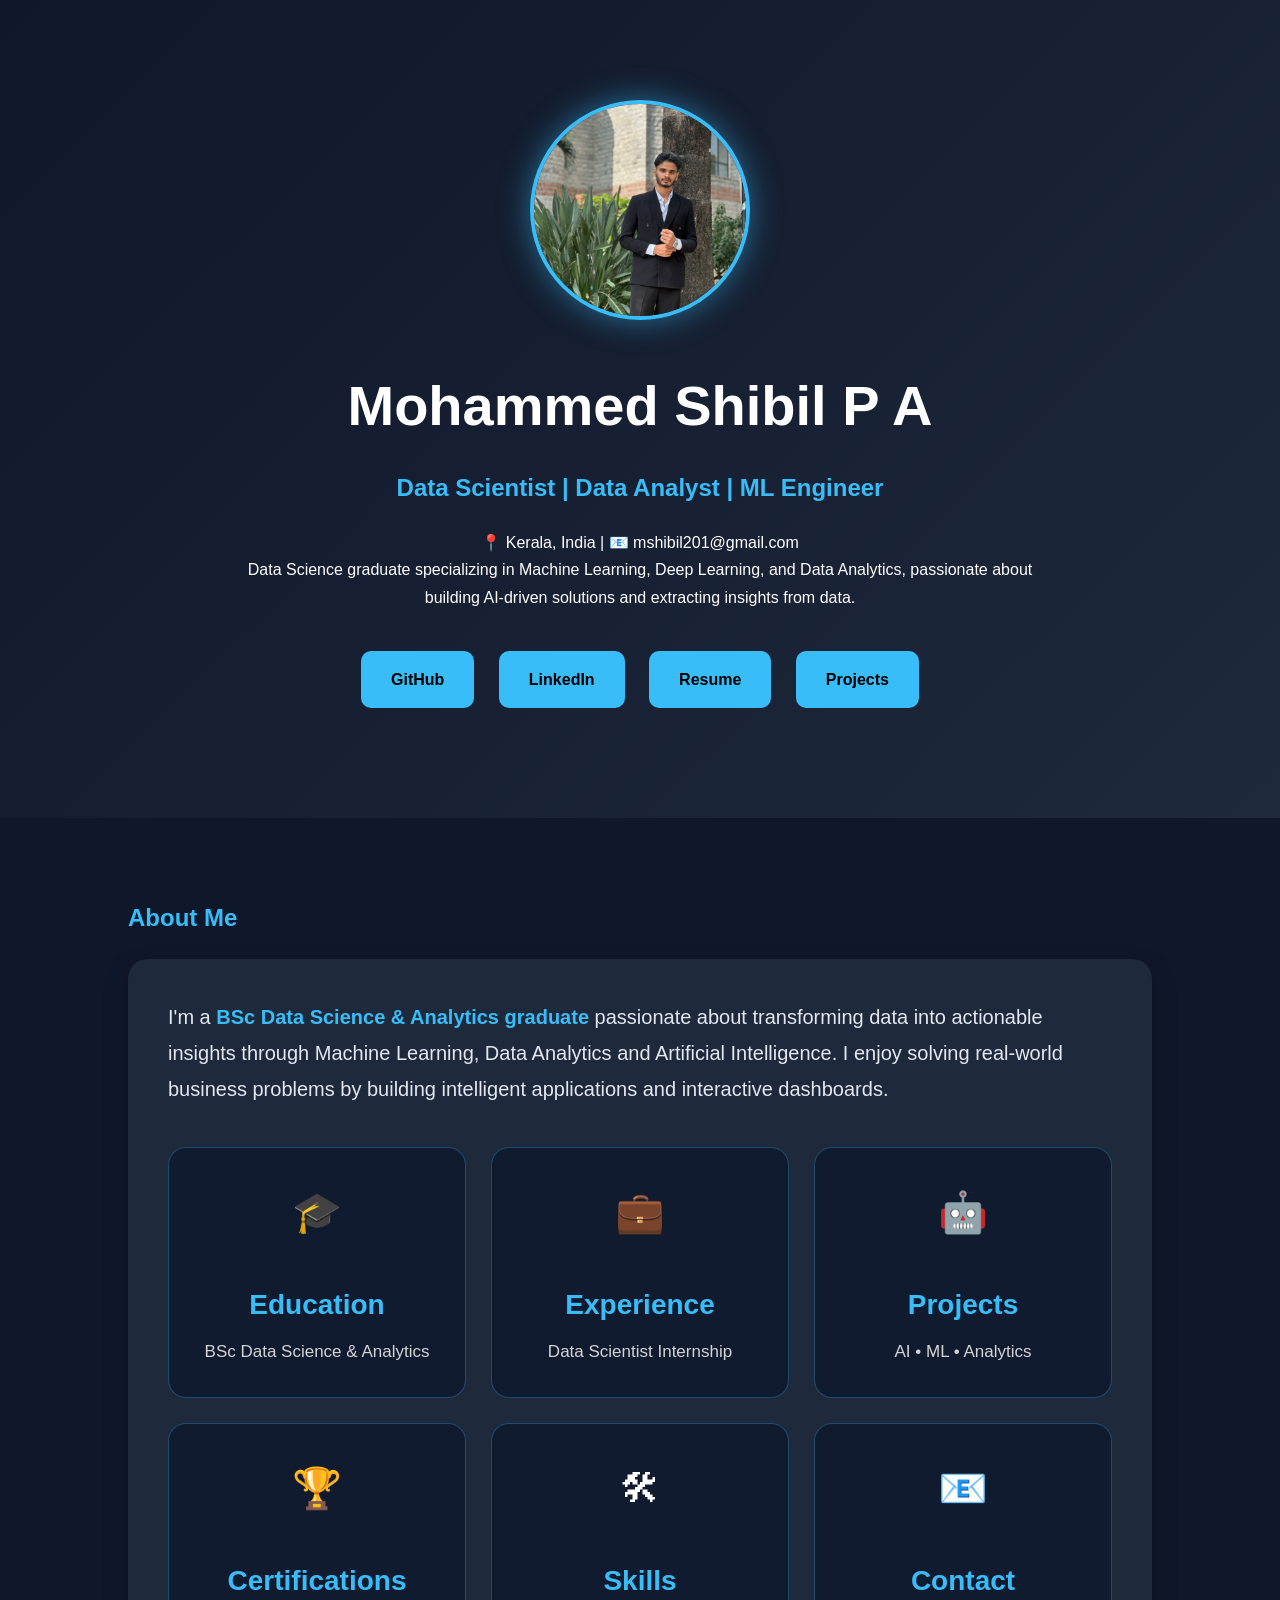
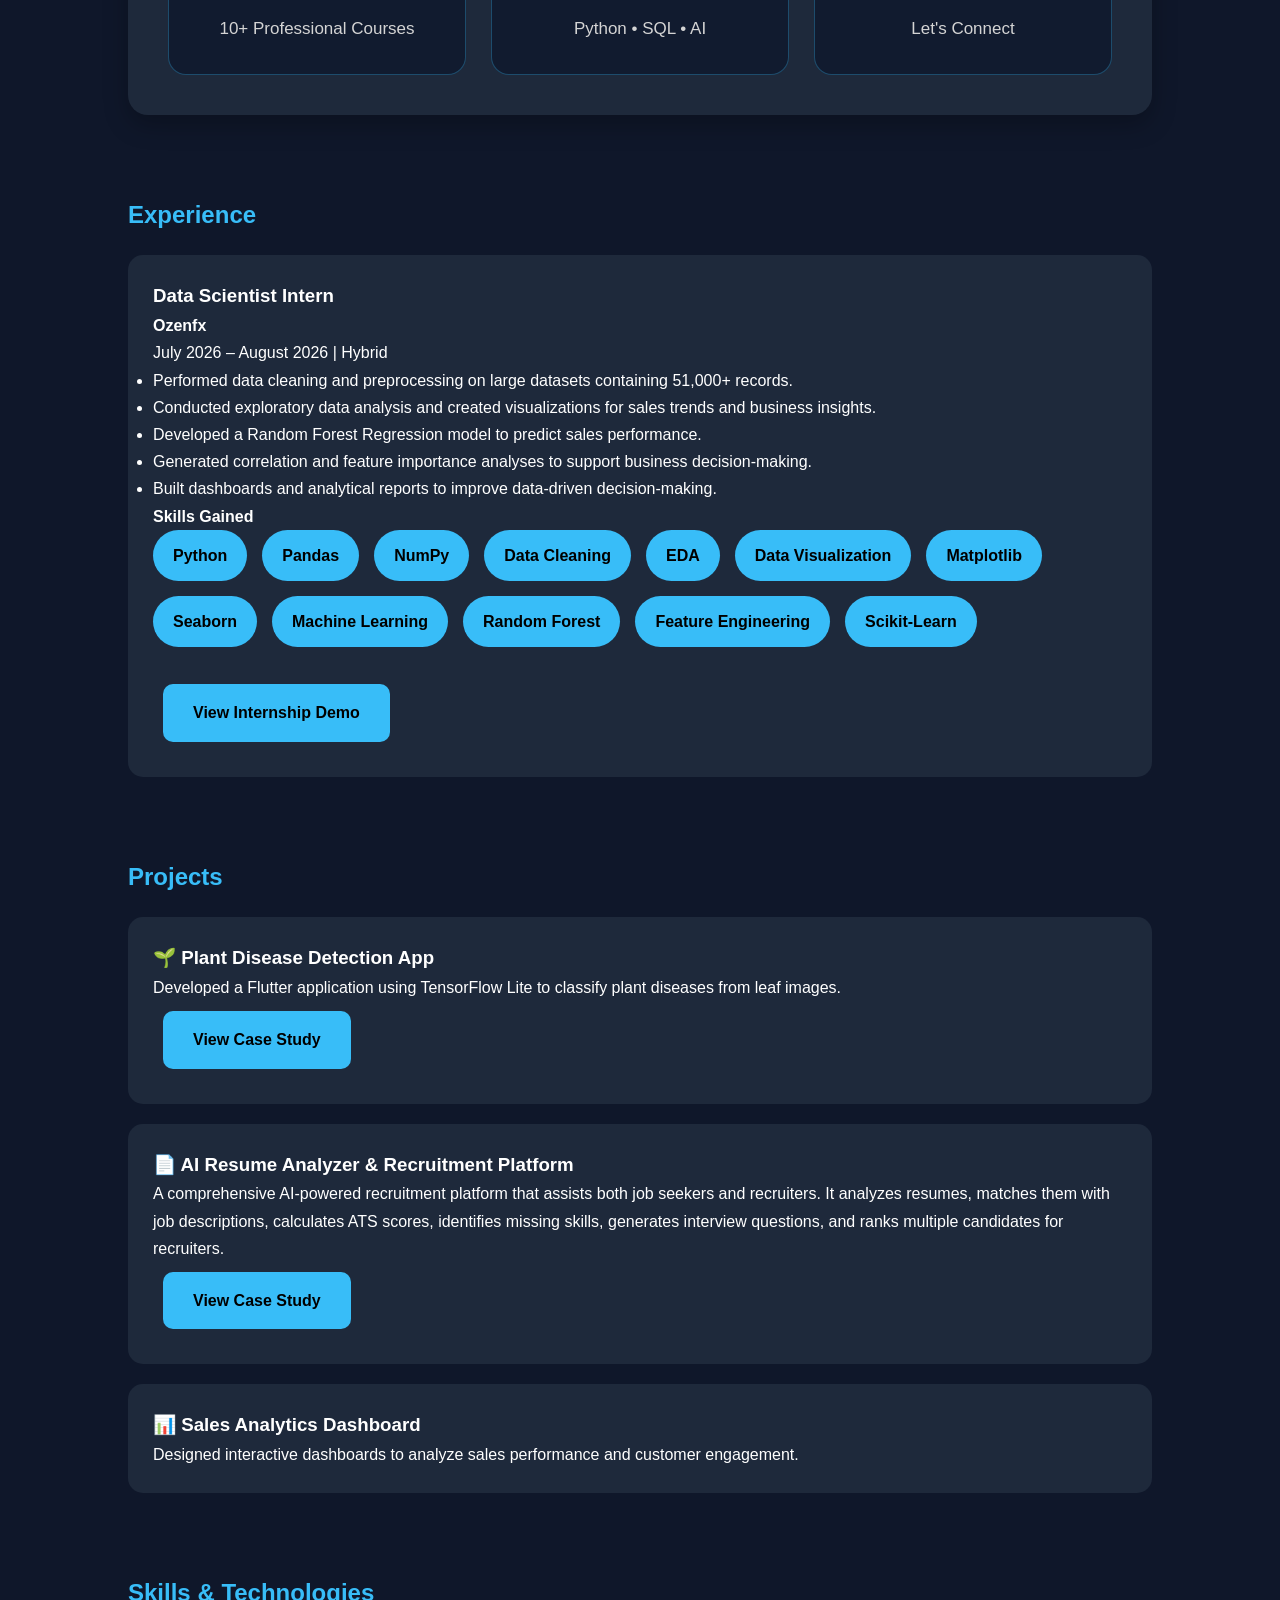
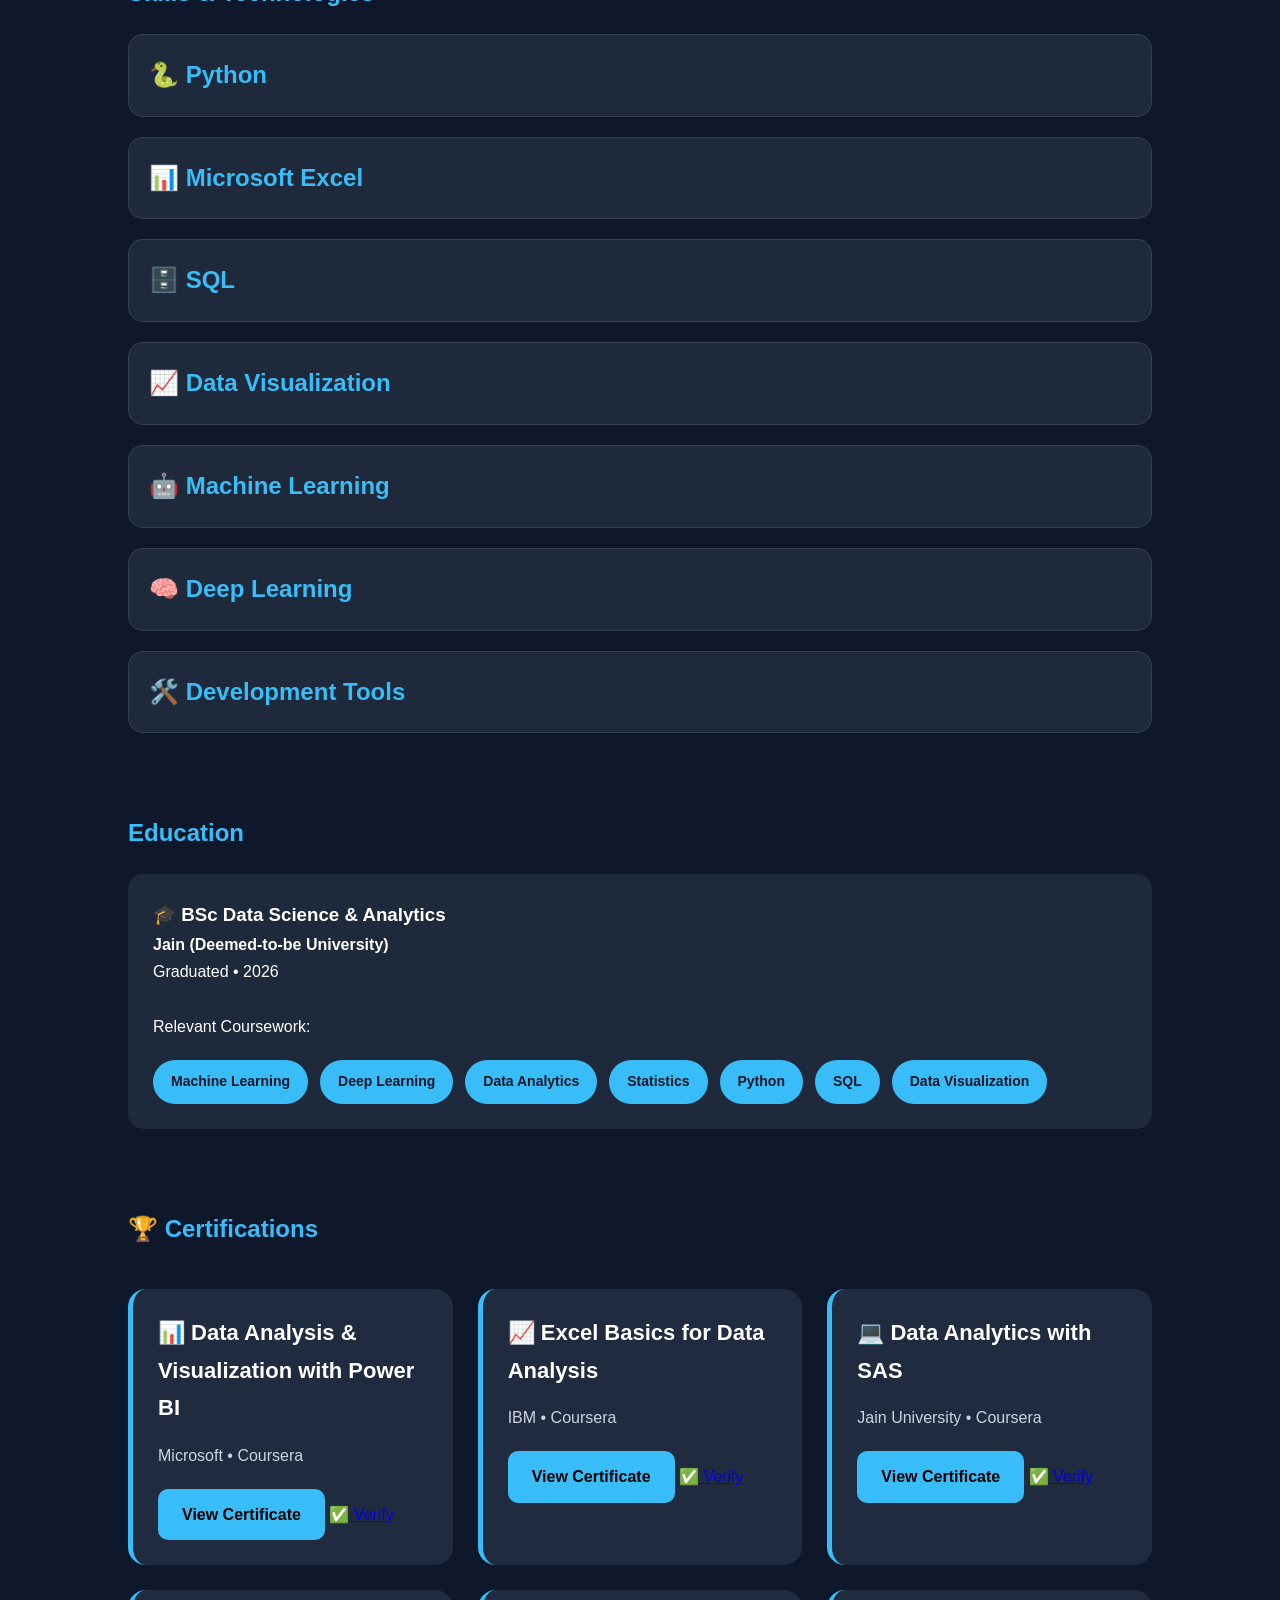
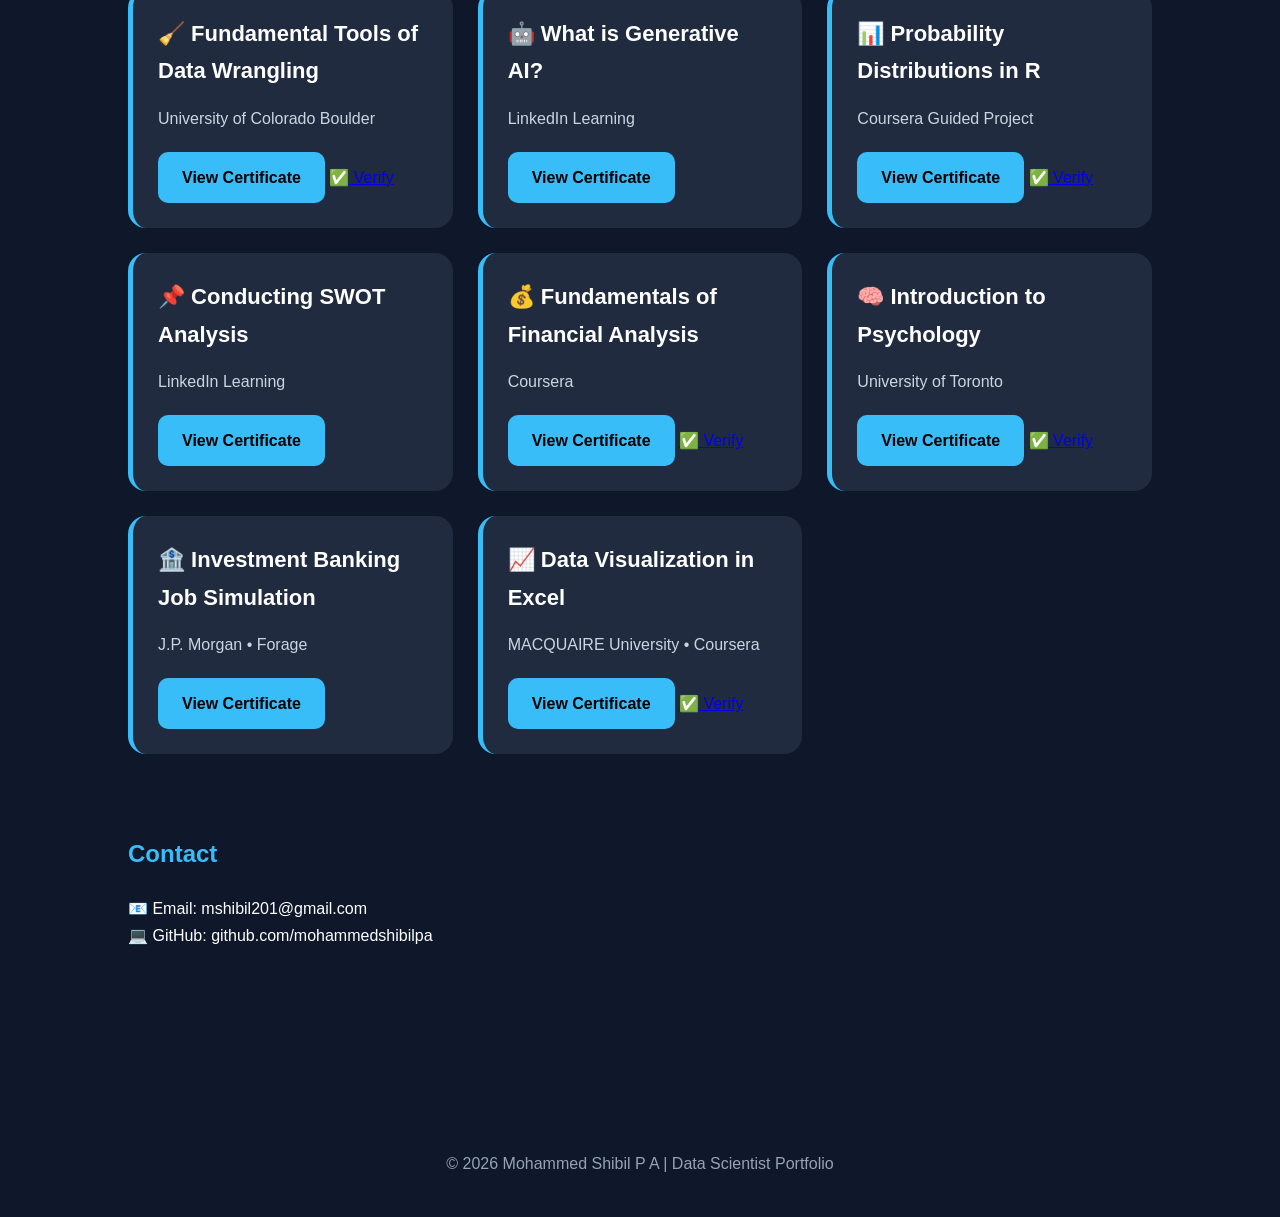
<file: index.html>
<!DOCTYPE html>
<html lang="en">
<head>
    <meta charset="UTF-8">
    <meta name="viewport" content="width=device-width, initial-scale=1.0">
    <title>Mohammed Shibil | Data Scientist</title>
    <link rel="stylesheet" href="style.css">
</head>
<body>

<header class="hero">
    <div class="hero-content">
        <img src="profile.jpeg" alt="Mohammed Shibil" class="profile-pic">
        <h1>Mohammed Shibil P A</h1>
        <h2>Data Scientist | Data Analyst | ML Engineer</h2>
        <p>📍 Kerala, India | 📧 mshibil201@gmail.com</p>

        <p>
            Data Science graduate specializing in Machine Learning, Deep Learning, and Data Analytics, passionate
            about building AI-driven solutions and extracting insights from data.
        </p>

        <div class="buttons">
            <a href="https://github.com/mohammedshibilpa" target="_blank" class="btn">
                GitHub
            </a>

            <a href="https://linkedin.com" target="_blank" class="btn">
                LinkedIn
            </a>

            <a href="Mohammed_Shibil_P_A_Resume.pdf" target="_blank" class="btn">
                Resume
            </a>
            <a href="#projects" class="btn">Projects</a>
        </div>
    </div>
</header>

<div class="container">

<section id="about">

<h2>About Me</h2>

<div class="about-container">

<p class="about-text">

I'm a <span>BSc Data Science & Analytics graduate</span>
passionate about transforming data into actionable insights
through Machine Learning, Data Analytics and Artificial Intelligence.
I enjoy solving real-world business problems by building intelligent
applications and interactive dashboards.

</p>

<div class="about-grid">

<a href="#education" class="about-card">

<div class="icon">🎓</div>

<h3>Education</h3>

<p>BSc Data Science & Analytics</p>

</a>

<a href="#experience" class="about-card">

<div class="icon">💼</div>

<h3>Experience</h3>

<p>Data Scientist Internship</p>

</a>

<a href="#projects" class="about-card">

<div class="icon">🤖</div>

<h3>Projects</h3>

<p>AI • ML • Analytics</p>

</a>

<a href="#certifications" class="about-card">

<div class="icon">🏆</div>

<h3>Certifications</h3>

<p>10+ Professional Courses</p>

</a>

<a href="#skills" class="about-card">

<div class="icon">🛠</div>

<h3>Skills</h3>

<p>Python • SQL • AI</p>

</a>

<a href="#contact" class="about-card">

<div class="icon">📧</div>

<h3>Contact</h3>

<p>Let's Connect</p>

</a>

</div>

</div>

</section>
<section id="experience">
    <h2>Experience</h2>

    <div class="project-card">
        <h3>Data Scientist Intern</h3>
        <p>
            <strong>Ozenfx </strong><br>
            July 2026 – August 2026 | Hybrid
        </p>
        <ul>
            <li>Performed data cleaning and preprocessing on large datasets containing 51,000+ records.</li>
            <li>Conducted exploratory data analysis and created visualizations for sales trends and business insights.</li>
            <li>Developed a Random Forest Regression model to predict sales performance.</li>
            <li>Generated correlation and feature importance analyses to support business decision-making.</li>
            <li>Built dashboards and analytical reports to improve data-driven decision-making.</li>
        </ul>
   <h4>Skills Gained</h4>

        <div class="skills">
            <span class="skill">Python</span>
            <span class="skill">Pandas</span>
            <span class="skill">NumPy</span>
            <span class="skill">Data Cleaning</span>
            <span class="skill">EDA</span>
            <span class="skill">Data Visualization</span>
            <span class="skill">Matplotlib</span>
            <span class="skill">Seaborn</span>
            <span class="skill">Machine Learning</span>
            <span class="skill">Random Forest</span>
            <span class="skill">Feature Engineering</span>
            <span class="skill">Scikit-Learn</span>
        </div>

         <br>

        <a href="Sales_Analytics_Internship_Case_Study.pdf"
           target="_blank"
           class="btn">
           View Internship Demo
        </a>
    </div>
</section>
<section id="experience">
    <h2>Projects</h2>

    <div class="project-card">
        <h3>🌱 Plant Disease Detection App</h3>
        <p>
            Developed a Flutter application using TensorFlow Lite
            to classify plant diseases from leaf images.
        </p>
        <a href="plant-disease-app.html"
           class="btn">
           View Case Study
        </a>
    </div>

   <div class="project-card">

    <h3>📄 AI Resume Analyzer & Recruitment Platform</h3>

    <p>
        A comprehensive AI-powered recruitment platform that assists both job seekers
        and recruiters. It analyzes resumes, matches them with job descriptions,
        calculates ATS scores, identifies missing skills, generates interview
        questions, and ranks multiple candidates for recruiters.
    </p>

    <a href="ats-resume-analyzer.html" class="btn">
        View Case Study
    </a>

</div>

    <div class="project-card">
        <h3>📊 Sales Analytics Dashboard</h3>
        <p>
            Designed interactive dashboards to analyze sales
            performance and customer engagement.
        </p>
    </div>
</section>

<section id="skills">
    <h2>Skills & Technologies</h2>

    <details class="skill-box">
        <summary>🐍 Python</summary>
        <div class="skill-items">
            <span>Pandas</span>
            <span>NumPy</span>
            <span>Matplotlib</span>
            <span>Seaborn</span>
            <span>Plotly</span>
            <span>Scikit-Learn</span>
            <span>TensorFlow</span>
            <span>Keras</span>
            <span>Joblib</span>
        </div>
    </details>

    <details class="skill-box">
        <summary>📊 Microsoft Excel</summary>
        <div class="skill-items">
            <span>Pivot Tables</span>
            <span>Power Query</span>
            <span>VLOOKUP</span>
            <span>XLOOKUP</span>
            <span>Conditional Formatting</span>
            <span>Dashboards</span>
            <span>Macros</span>
            <span>VBA</span>
        </div>
    </details>

    <details class="skill-box">
        <summary>🗄️ SQL</summary>
        <div class="skill-items">
            <span>MySQL</span>
            <span>PostgreSQL</span>
            <span>Joins</span>
            <span>Subqueries</span>
            <span>Window Functions</span>
            <span>Views</span>
            <span>Stored Procedures</span>
        </div>
    </details>

    <details class="skill-box">
        <summary>📈 Data Visualization</summary>
        <div class="skill-items">
            <span>Tableau</span>
            <span>Power BI</span>
            <span>Plotly</span>
            <span>Matplotlib</span>
            <span>Seaborn</span>
        </div>
    </details>

    <details class="skill-box">
        <summary>🤖 Machine Learning</summary>
        <div class="skill-items">
            <span>Regression</span>
            <span>Classification</span>
            <span>Random Forest</span>
            <span>K-Means</span>
            <span>PCA</span>
            <span>Feature Engineering</span>
            <span>Model Evaluation</span>
        </div>
    </details>

    <details class="skill-box">
        <summary>🧠 Deep Learning</summary>
        <div class="skill-items">
            <span>TensorFlow</span>
            <span>Keras</span>
            <span>CNN</span>
            <span>Transfer Learning</span>
            <span>TFLite</span>
        </div>
    </details>

    <details class="skill-box">
        <summary>🛠️ Development Tools</summary>
        <div class="skill-items">
            <span>Git</span>
            <span>GitHub</span>
            <span>Jupyter Notebook</span>
            <span>VS Code</span>
            <span>Flutter</span>
            <span>Google Colab</span>
        </div>
    </details>
</section>

<section id="education">
    <h2>Education</h2>

    <div class="project-card">

        <h3>🎓 BSc Data Science & Analytics</h3>

        <p>
            <strong>Jain (Deemed-to-be University)</strong><br>
            Graduated • 2026
        </p>

        <br>

        <p>
            Relevant Coursework:
        </p>

        <div class="skill-items">
            <span>Machine Learning</span>
            <span>Deep Learning</span>
            <span>Data Analytics</span>
            <span>Statistics</span>
            <span>Python</span>
            <span>SQL</span>
            <span>Data Visualization</span>
        </div>

    </div>

</section>
<section id="certifications">

<h2>🏆 Certifications</h2>

<div class="cert-grid">

<div class="cert-card">
<h3>📊 Data Analysis & Visualization with Power BI</h3>

<p>Microsoft • Coursera</p>

<a href="certificates/powerbi.pdf"
target="_blank"
class="cert-btn">

View Certificate

</a>
<a href="https://coursera.org/verify/WM2PLGV0J1A7"
           target="_blank"
           class="verify-btn">

            ✅ Verify

        </a>
</div>


<div class="cert-card">

<h3>📈 Excel Basics for Data Analysis</h3>

<p>IBM • Coursera</p>

<a href="certificates/excel.pdf"
target="_blank"
class="cert-btn">

View Certificate

</a>
<a href="https://coursera.org/verify/8LIIQFDMTJV1"
           target="_blank"
           class="verify-btn">

            ✅ Verify

        </a>
</div>



<div class="cert-card">

<h3>💻 Data Analytics with SAS</h3>

<p>Jain University • Coursera</p>

<a href="certificates/sas.pdf"
target="_blank"
class="cert-btn">

View Certificate

</a>
<a href="https://coursera.org/verify/021HXWGJ64RT"
           target="_blank"
           class="verify-btn">

            ✅ Verify

        </a>
</div>



<div class="cert-card">

<h3>🧹 Fundamental Tools of Data Wrangling</h3>

<p>University of Colorado Boulder</p>

<a href="certificates/wrangling.pdf"
target="_blank"
class="cert-btn">

View Certificate

</a>
<a href="https://coursera.org/verify/09BOIDY9S0WC"
           target="_blank"
           class="verify-btn">

            ✅ Verify

        </a>
</div>



<div class="cert-card">

<h3>🤖 What is Generative AI?</h3>

<p>LinkedIn Learning</p>

<a href="certificates/generative-ai.pdf"
target="_blank"
class="cert-btn">

View Certificate

</a>
</div>



<div class="cert-card">

<h3>📊 Probability Distributions in R</h3>

<p>Coursera Guided Project</p>

<a href="certificates/probability-r.pdf"
target="_blank"
class="cert-btn">

View Certificate

</a>
<a href="https://coursera.org/verify/HYCJ0LRMVBXWE"
           target="_blank"
           class="verify-btn">

            ✅ Verify

        </a>
</div>



<div class="cert-card">

<h3>📌 Conducting SWOT Analysis</h3>

<p>LinkedIn Learning</p>

<a href="certificates/swot.pdf"
target="_blank"
class="cert-btn">

View Certificate

</a>
</div>



<div class="cert-card">

<h3>💰 Fundamentals of Financial Analysis</h3>

<p>Coursera</p>

<a href="certificates/financial-analysis.pdf"
target="_blank"
class="cert-btn">

View Certificate

</a>
<a href="https://coursera.org/verify/0C9M62ZQTG16"
           target="_blank"
           class="verify-btn">

            ✅ Verify

        </a>
</div>



<div class="cert-card">

<h3>🧠 Introduction to Psychology</h3>

<p>University of Toronto</p>

<a href="certificates/psychology.pdf"
target="_blank"
class="cert-btn">

View Certificate

</a>
<a href="https://coursera.org/verify/R3BGD4A42GNG"
           target="_blank"
           class="verify-btn">

            ✅ Verify

        </a>
</div>



<div class="cert-card">

<h3>🏦 Investment Banking Job Simulation</h3>

<p>J.P. Morgan • Forage</p>

<a href="certificates/jpmorgan.pdf"
target="_blank"
class="cert-btn">

View Certificate

</a>
</div>
<div class="cert-card">

<h3>📈 Data Visualization in Excel</h3>

<p>MACQUAIRE University • Coursera</p>

<a href="certificates/Data-Visualization.pdf"
target="_blank"
class="cert-btn">

View Certificate

</a>
<a href="https://coursera.org/verify/RWDEUA1TVMM7"
           target="_blank"
           class="verify-btn">

            ✅ Verify

        </a>
</div>
</div>

</section>
<section id="contact">
    <h2>Contact</h2>

    <p>📧 Email: mshibil201@gmail.com</p>
    <p>💻 GitHub: github.com/mohammedshibilpa</p>
</section>

</div>

<footer>
    © 2026 Mohammed Shibil P A | Data Scientist Portfolio
</footer>

</body>
</html>
</file>
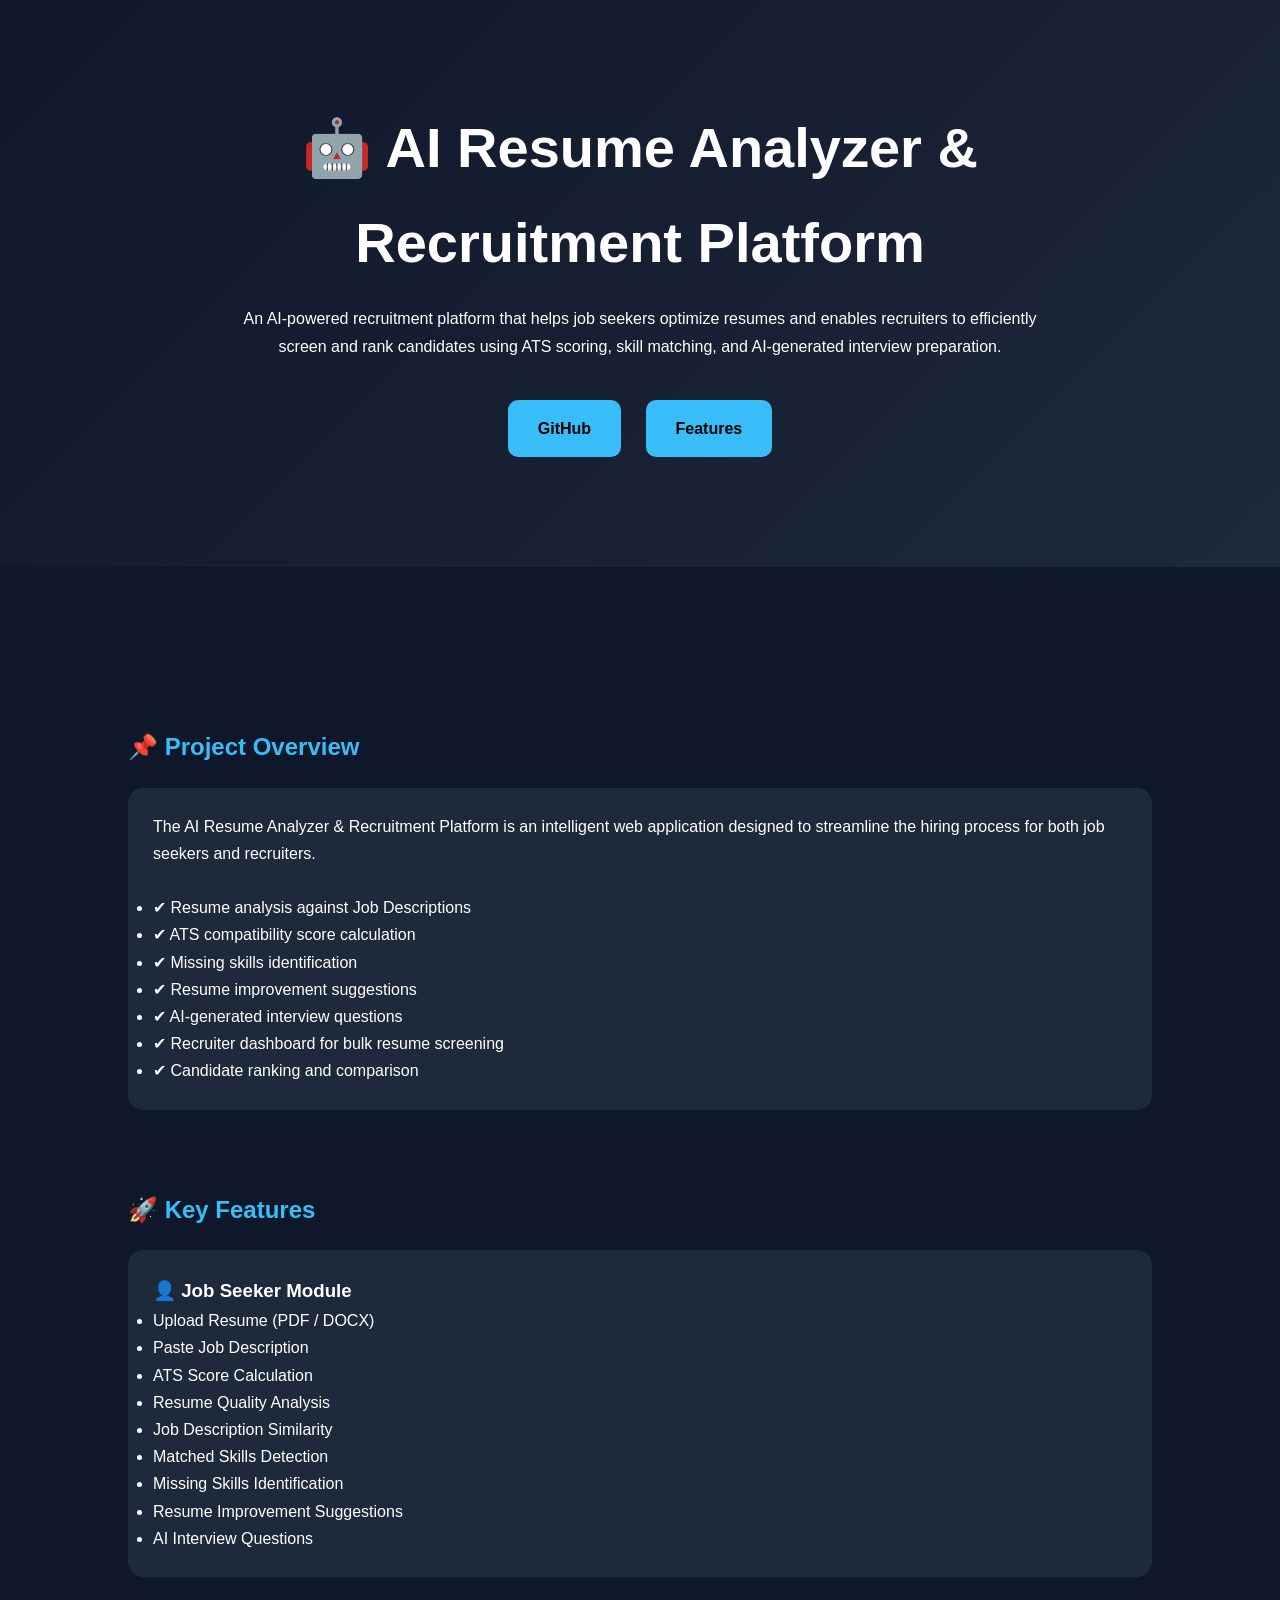
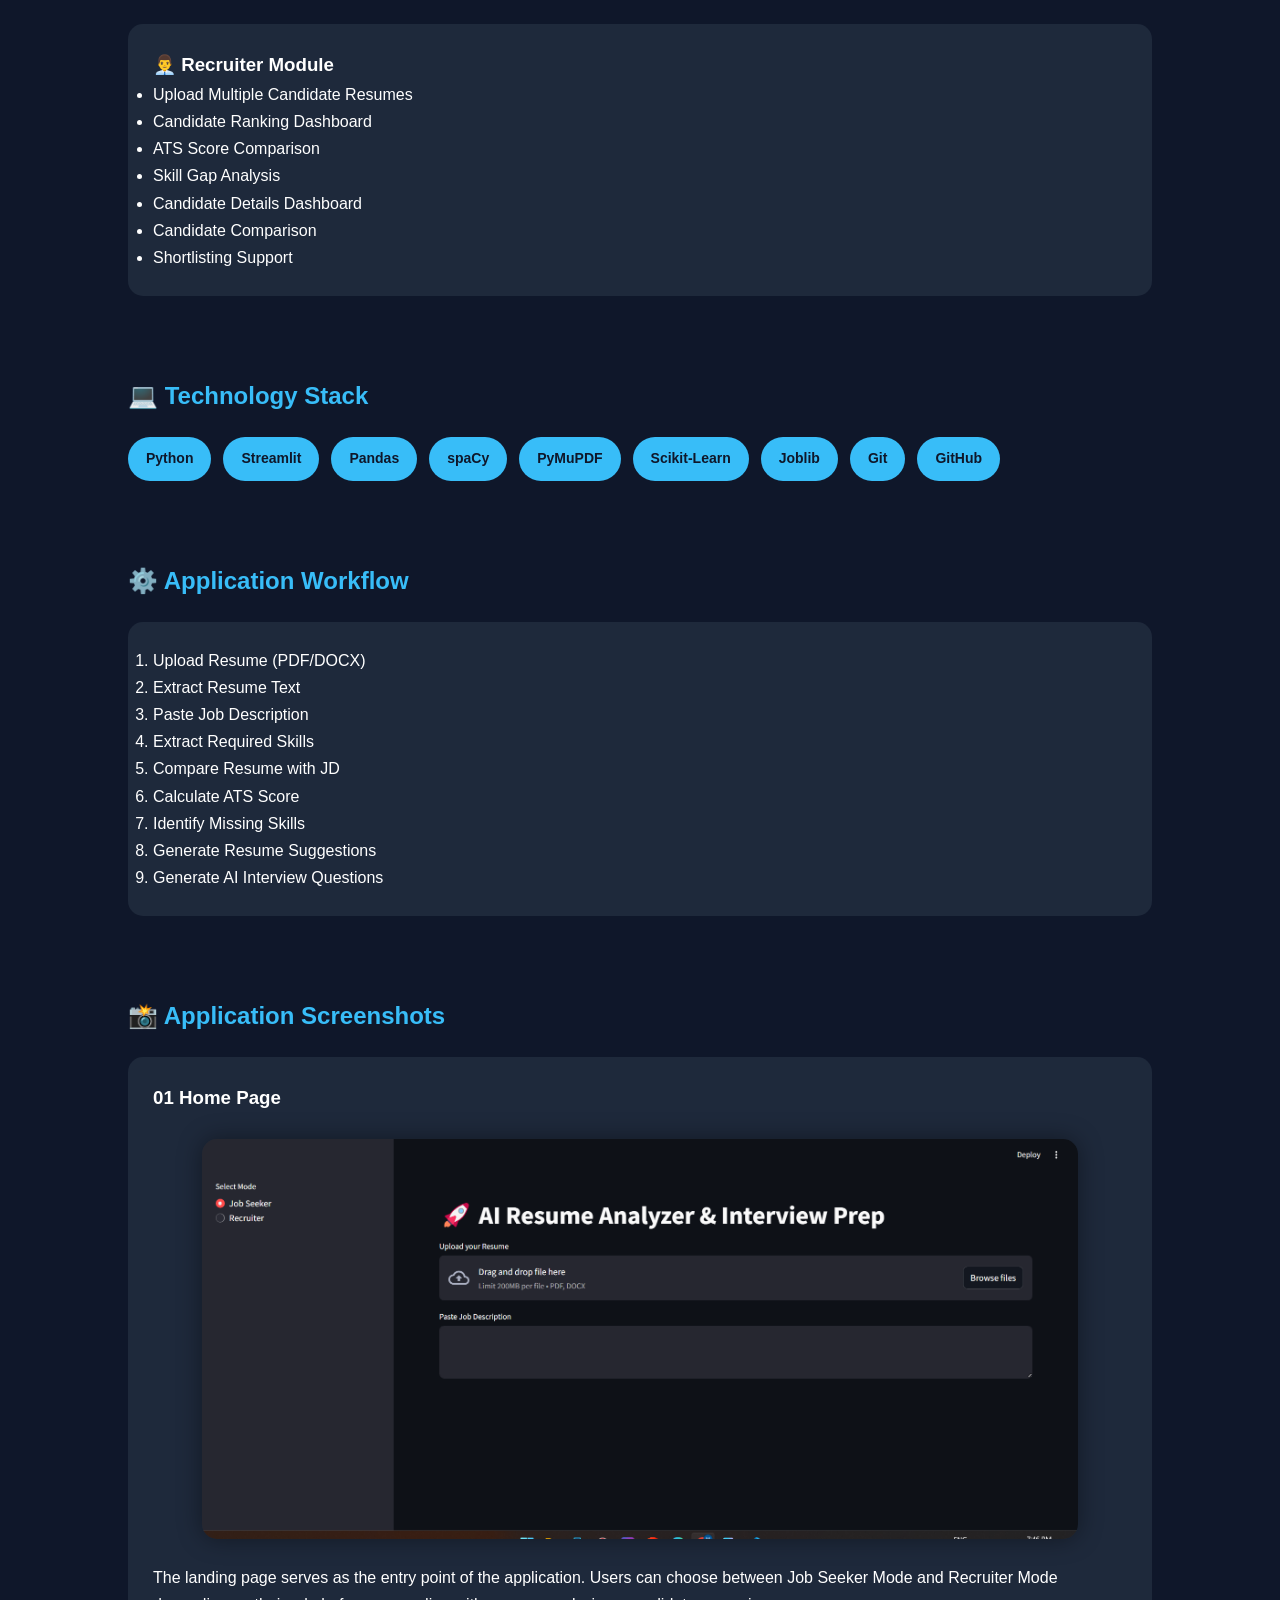
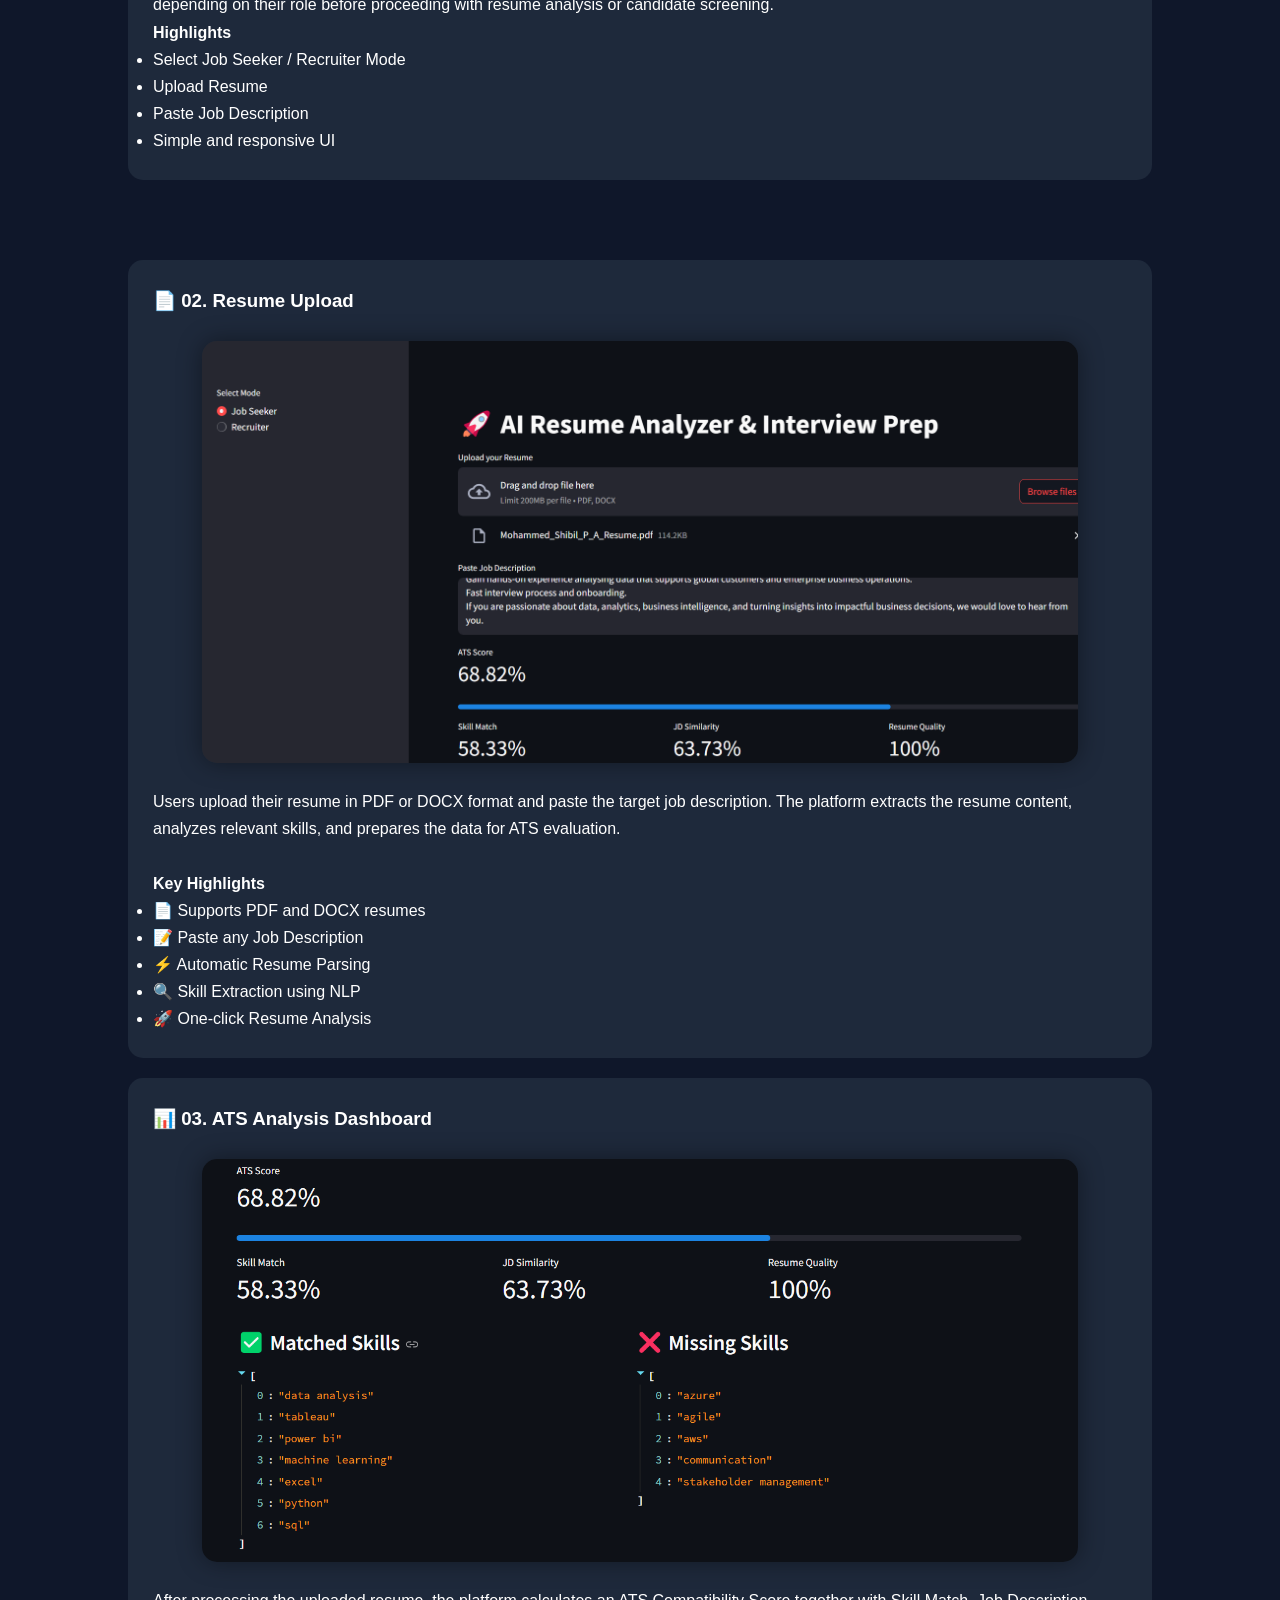
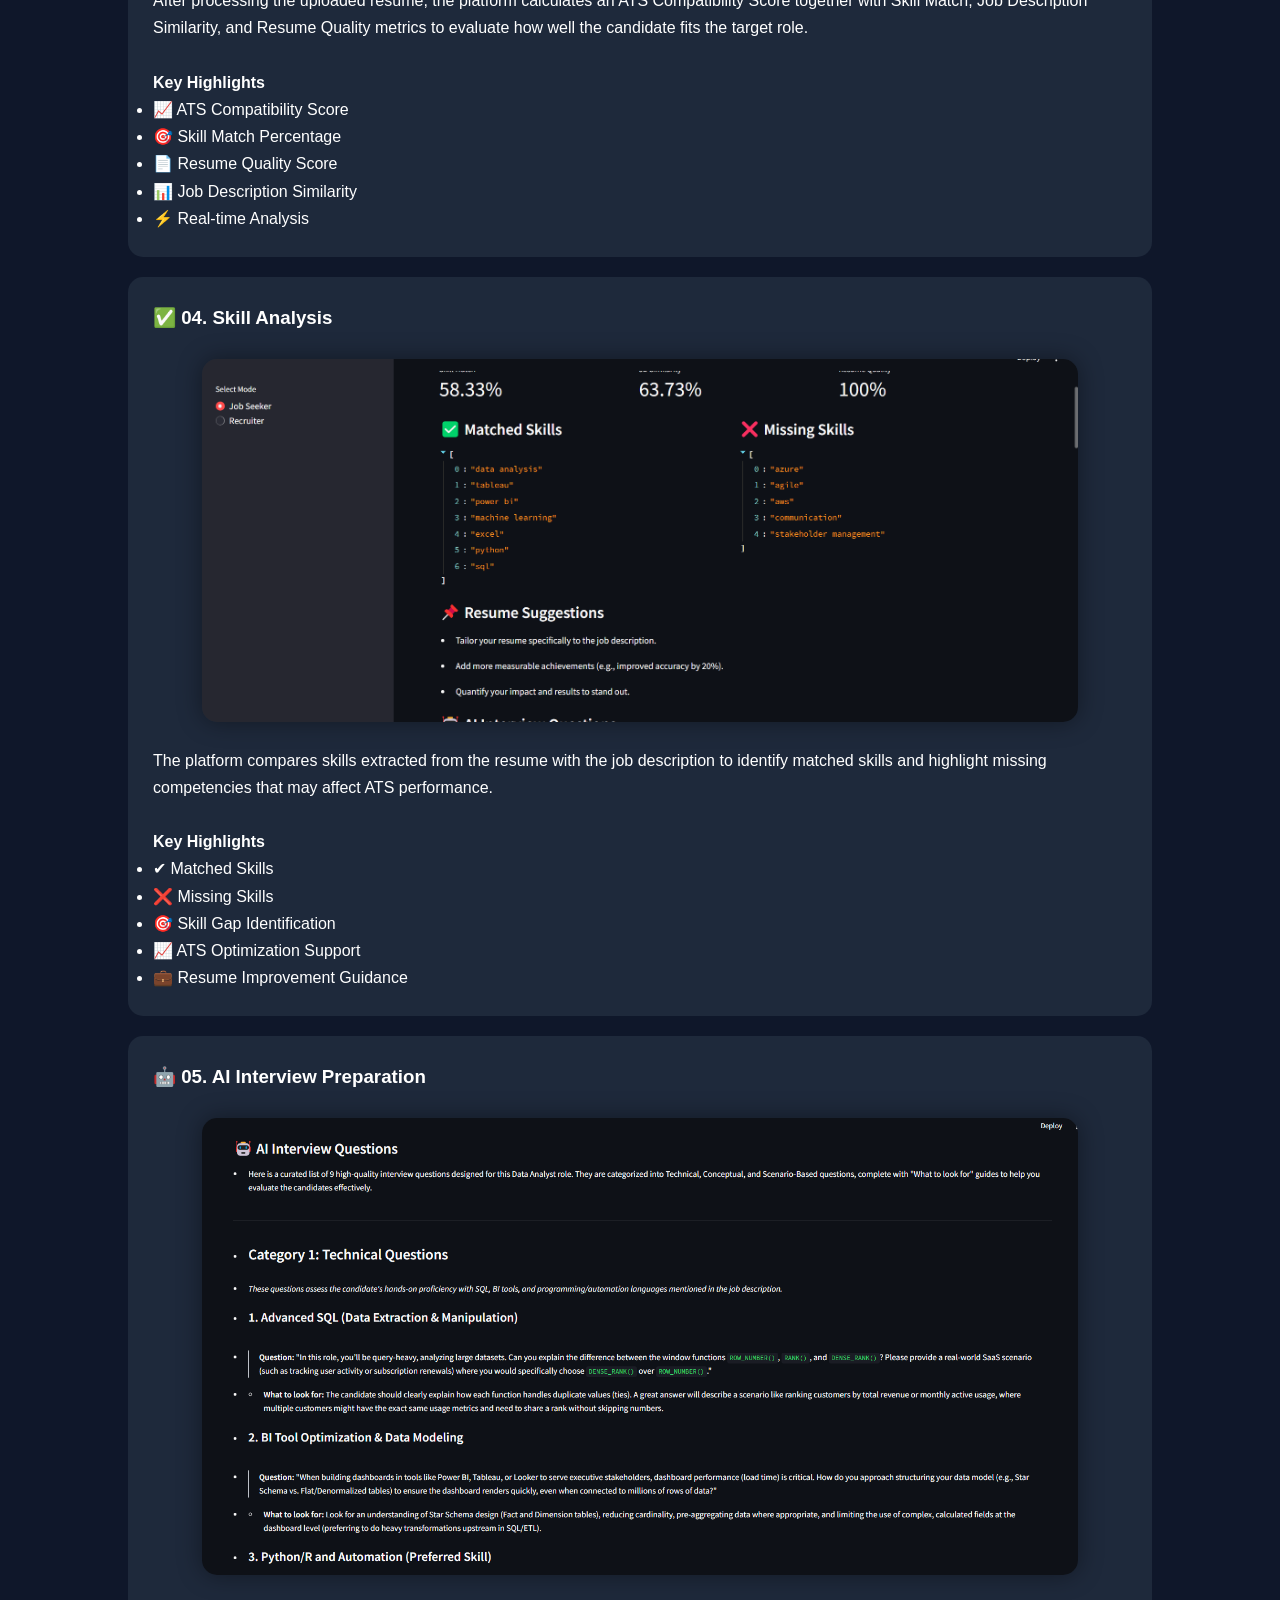
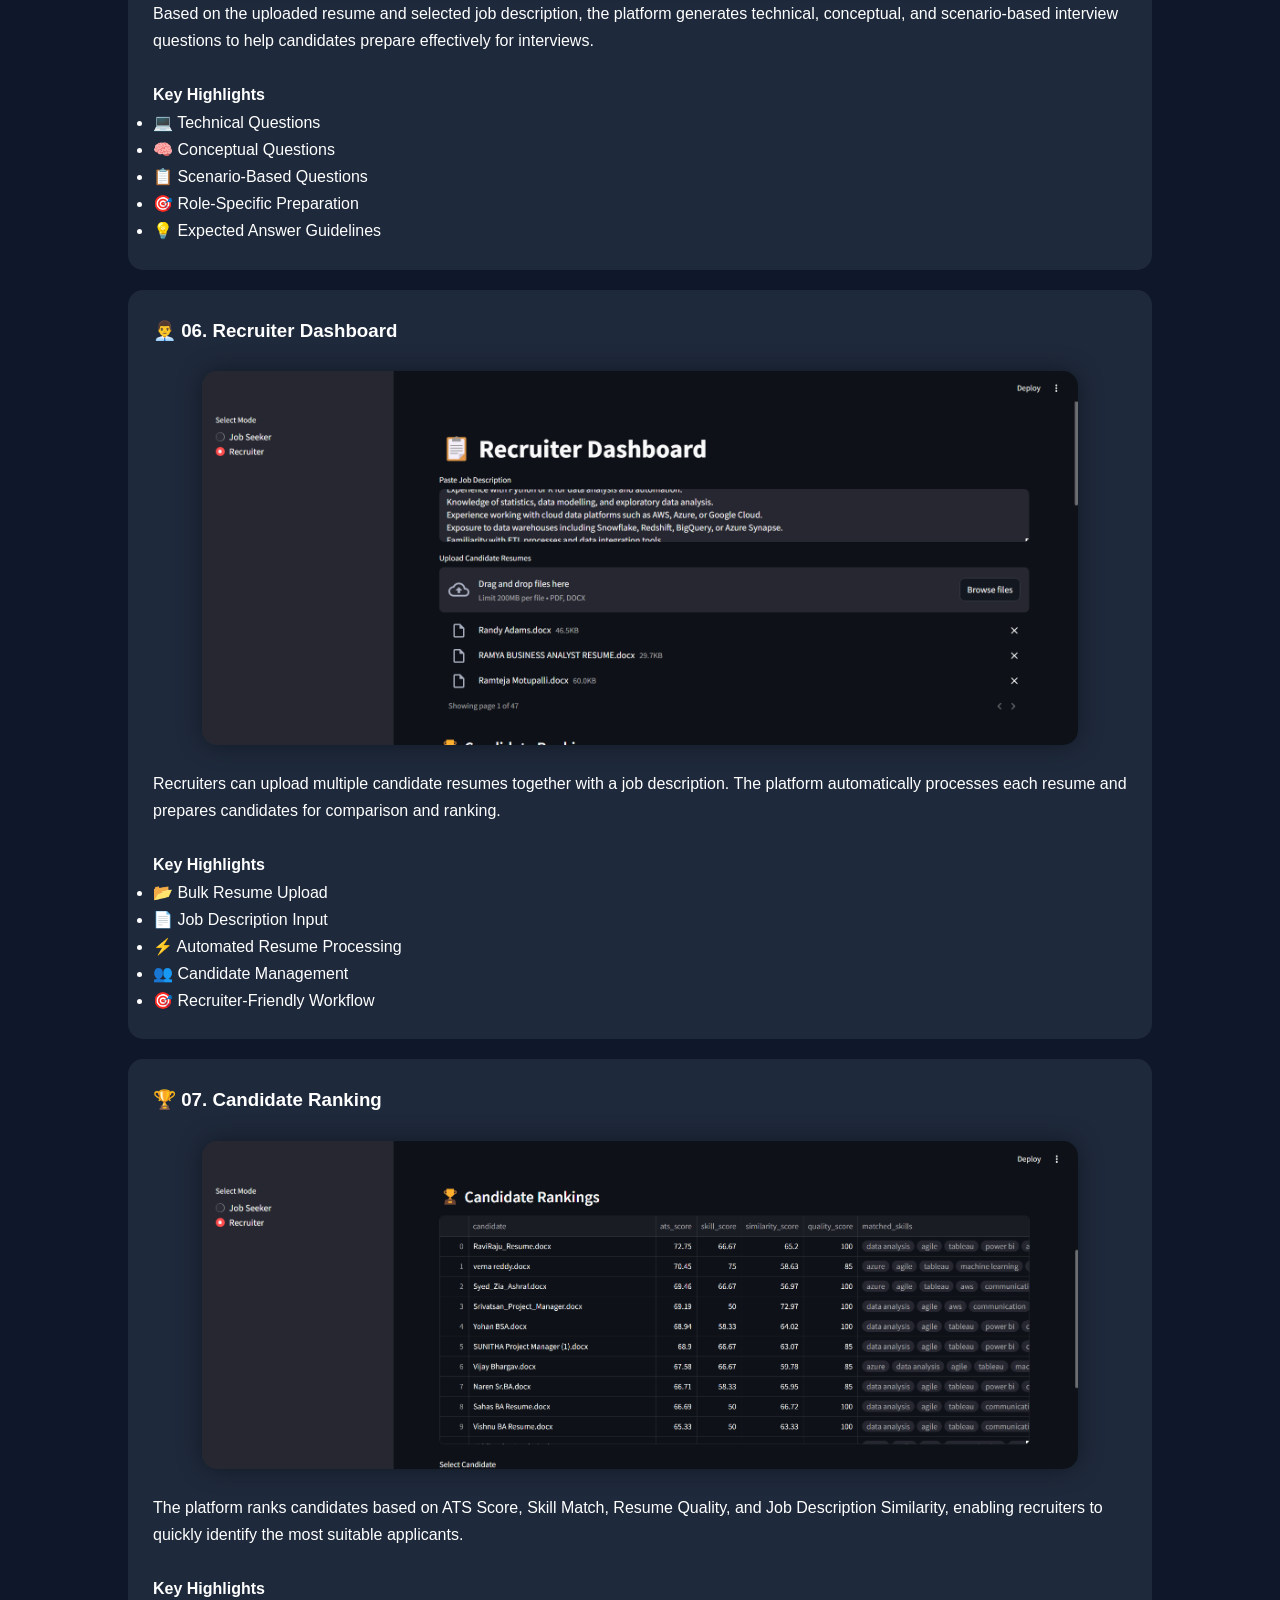
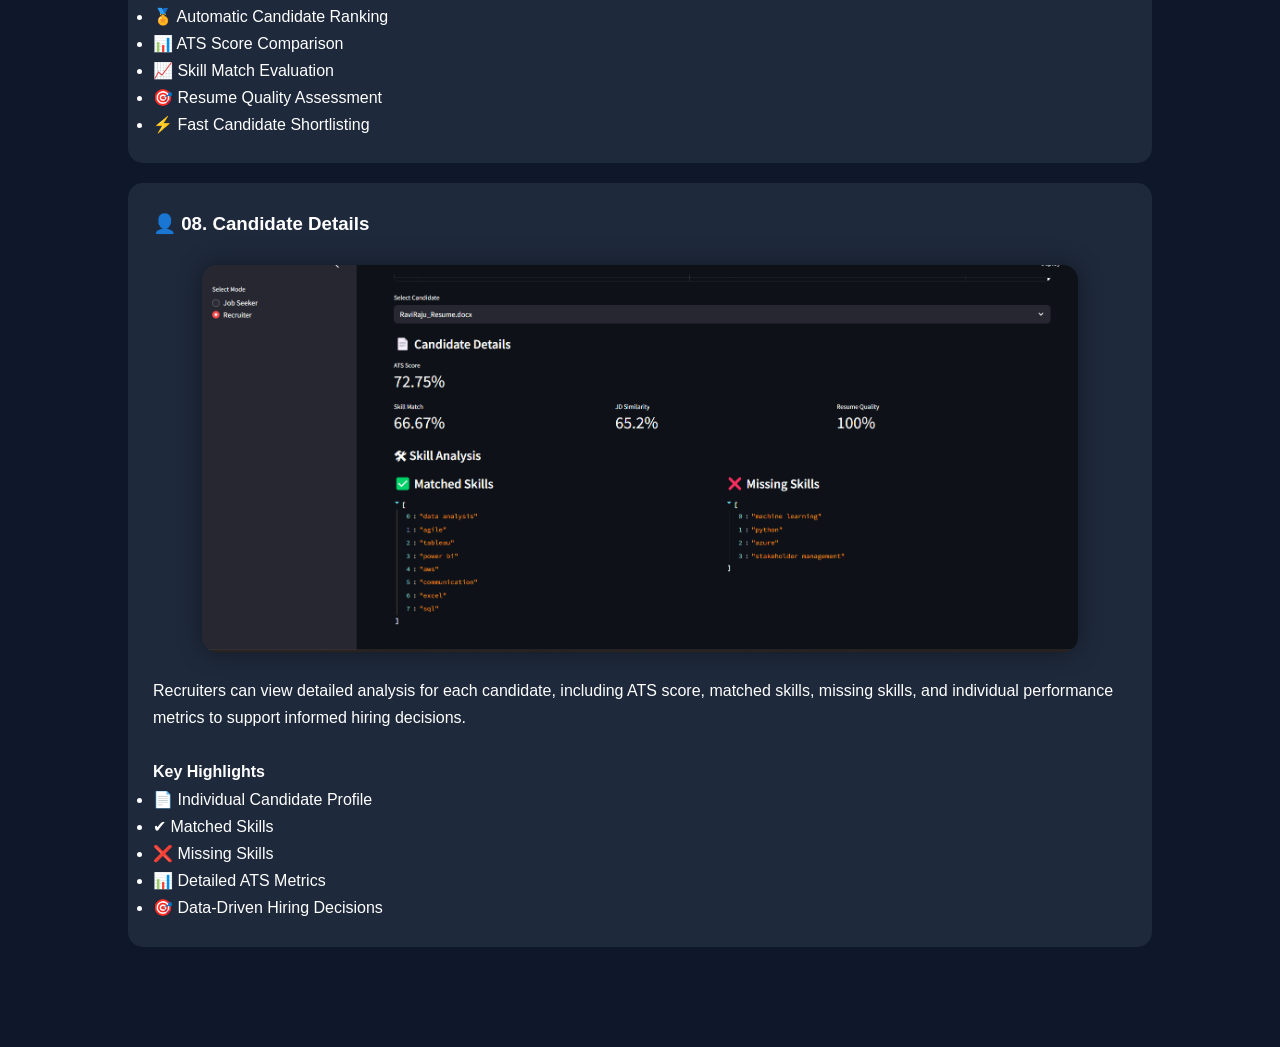
<file: ats-resume-analyzer.html>
<!DOCTYPE html>
<html lang="en">

<head>
    <meta charset="UTF-8">
    <meta name="viewport" content="width=device-width, initial-scale=1.0">
    <title>AI Resume Analyzer</title>

    <link rel="stylesheet" href="style.css">
</head>

<body>
    <section class="hero">

<div class="hero-content">

<h1>🤖 AI Resume Analyzer & Recruitment Platform</h1>

<p>
An AI-powered recruitment platform that helps job seekers optimize resumes
and enables recruiters to efficiently screen and rank candidates using ATS scoring,
skill matching, and AI-generated interview preparation.
</p>

<div class="buttons">

<a href="https://github.com/mohammedshibilpa/AI-Recruitment-Platform"
class="btn"
target="_blank">
GitHub
</a>

<a href="#features"
class="btn">
Features
</a>

</div>

</div>

</section>
   <div class="container">

<section>

<h2>📌 Project Overview</h2>

<div class="project-card">

<p>
The AI Resume Analyzer & Recruitment Platform is an intelligent web application
designed to streamline the hiring process for both job seekers and recruiters.
</p>

<br>

<ul>

<li>✔ Resume analysis against Job Descriptions</li>

<li>✔ ATS compatibility score calculation</li>

<li>✔ Missing skills identification</li>

<li>✔ Resume improvement suggestions</li>

<li>✔ AI-generated interview questions</li>

<li>✔ Recruiter dashboard for bulk resume screening</li>

<li>✔ Candidate ranking and comparison</li>

</ul>

</div>

</section>
       <section id="features">

<h2>🚀 Key Features</h2>

<div class="project-card">

<h3>👤 Job Seeker Module</h3>

<ul>

<li>Upload Resume (PDF / DOCX)</li>

<li>Paste Job Description</li>

<li>ATS Score Calculation</li>

<li>Resume Quality Analysis</li>

<li>Job Description Similarity</li>

<li>Matched Skills Detection</li>

<li>Missing Skills Identification</li>

<li>Resume Improvement Suggestions</li>

<li>AI Interview Questions</li>

</ul>

</div>

<br>

<div class="project-card">

<h3>👨‍💼 Recruiter Module</h3>

<ul>

<li>Upload Multiple Candidate Resumes</li>

<li>Candidate Ranking Dashboard</li>

<li>ATS Score Comparison</li>

<li>Skill Gap Analysis</li>

<li>Candidate Details Dashboard</li>

<li>Candidate Comparison</li>

<li>Shortlisting Support</li>

</ul>

</div>

</section>
       <section>

<h2>💻 Technology Stack</h2>

<div class="skill-items">

<span>Python</span>

<span>Streamlit</span>

<span>Pandas</span>

<span>spaCy</span>

<span>PyMuPDF</span>

<span>Scikit-Learn</span>

<span>Joblib</span>

<span>Git</span>

<span>GitHub</span>

</div>

</section>
<section>

<h2>⚙️ Application Workflow</h2>

<div class="project-card">

<ol>

<li>Upload Resume (PDF/DOCX)</li>

<li>Extract Resume Text</li>

<li>Paste Job Description</li>

<li>Extract Required Skills</li>

<li>Compare Resume with JD</li>

<li>Calculate ATS Score</li>

<li>Identify Missing Skills</li>

<li>Generate Resume Suggestions</li>

<li>Generate AI Interview Questions</li>

</ol>

</div>

</section>
       <section>

<h2>📸 Application Screenshots</h2>

<div class="project-card">

<h3>01 Home Page</h3>

<img src="images/ats-home.png" class="project-image">

<p>

The landing page serves as the entry point of the application.
Users can choose between Job Seeker Mode and Recruiter Mode
depending on their role before proceeding with resume analysis
or candidate screening.

</p>
<p><strong>Highlights</strong></p>

<ul>

<li>Select Job Seeker / Recruiter Mode</li>

<li>Upload Resume</li>

<li>Paste Job Description</li>

<li>Simple and responsive UI</li>

</ul>
</div>

</section>
       <div class="project-card">

    <h3>📄 02. Resume Upload</h3>

    <img src="images/ats-upload.png"
         class="project-image"
         alt="Resume Upload">

    <p>
        Users upload their resume in PDF or DOCX format and paste the target
        job description. The platform extracts the resume content, analyzes
        relevant skills, and prepares the data for ATS evaluation.
    </p>

    <br>

    <h4>Key Highlights</h4>

    <ul>
        <li>📄 Supports PDF and DOCX resumes</li>
        <li>📝 Paste any Job Description</li>
        <li>⚡ Automatic Resume Parsing</li>
        <li>🔍 Skill Extraction using NLP</li>
        <li>🚀 One-click Resume Analysis</li>
    </ul>

</div>
       <div class="project-card">

    <h3>📊 03. ATS Analysis Dashboard</h3>

    <img src="images/ats-score.png"
         class="project-image"
         alt="ATS Score Dashboard">

    <p>
        After processing the uploaded resume, the platform calculates an ATS
        Compatibility Score together with Skill Match, Job Description
        Similarity, and Resume Quality metrics to evaluate how well the
        candidate fits the target role.
    </p>

    <br>

    <h4>Key Highlights</h4>

    <ul>
        <li>📈 ATS Compatibility Score</li>
        <li>🎯 Skill Match Percentage</li>
        <li>📄 Resume Quality Score</li>
        <li>📊 Job Description Similarity</li>
        <li>⚡ Real-time Analysis</li>
    </ul>

</div>
       <div class="project-card">

    <h3>✅ 04. Skill Analysis</h3>

    <img src="images/ats-result.png"
         class="project-image"
         alt="Skill Analysis">

    <p>
        The platform compares skills extracted from the resume with the job
        description to identify matched skills and highlight missing
        competencies that may affect ATS performance.
    </p>

    <br>

    <h4>Key Highlights</h4>

    <ul>
        <li>✔ Matched Skills</li>
        <li>❌ Missing Skills</li>
        <li>🎯 Skill Gap Identification</li>
        <li>📈 ATS Optimization Support</li>
        <li>💼 Resume Improvement Guidance</li>
    </ul>

</div>
       <div class="project-card">

    <h3>🤖 05. AI Interview Preparation</h3>

    <img src="images/ats-interview.png"
         class="project-image"
         alt="Interview Questions">

    <p>
        Based on the uploaded resume and selected job description, the platform
        generates technical, conceptual, and scenario-based interview questions
        to help candidates prepare effectively for interviews.
    </p>

    <br>

    <h4>Key Highlights</h4>

    <ul>
        <li>💻 Technical Questions</li>
        <li>🧠 Conceptual Questions</li>
        <li>📋 Scenario-Based Questions</li>
        <li>🎯 Role-Specific Preparation</li>
        <li>💡 Expected Answer Guidelines</li>
    </ul>

</div>
       <div class="project-card">

    <h3>👨‍💼 06. Recruiter Dashboard</h3>

    <img src="images/ats-recruiter.png"
         class="project-image"
         alt="Recruiter Dashboard">

    <p>
        Recruiters can upload multiple candidate resumes together with a job
        description. The platform automatically processes each resume and
        prepares candidates for comparison and ranking.
    </p>

    <br>

    <h4>Key Highlights</h4>

    <ul>
        <li>📂 Bulk Resume Upload</li>
        <li>📄 Job Description Input</li>
        <li>⚡ Automated Resume Processing</li>
        <li>👥 Candidate Management</li>
        <li>🎯 Recruiter-Friendly Workflow</li>
    </ul>

</div>
       <div class="project-card">

    <h3>🏆 07. Candidate Ranking</h3>

    <img src="images/ats-ranking.png"
         class="project-image"
         alt="Candidate Ranking">

    <p>
        The platform ranks candidates based on ATS Score, Skill Match,
        Resume Quality, and Job Description Similarity, enabling recruiters
        to quickly identify the most suitable applicants.
    </p>

    <br>

    <h4>Key Highlights</h4>

    <ul>
        <li>🏅 Automatic Candidate Ranking</li>
        <li>📊 ATS Score Comparison</li>
        <li>📈 Skill Match Evaluation</li>
        <li>🎯 Resume Quality Assessment</li>
        <li>⚡ Fast Candidate Shortlisting</li>
    </ul>

</div>
       <div class="project-card">

    <h3>👤 08. Candidate Details</h3>

    <img src="images/ats-candidate.png"
         class="project-image"
         alt="Candidate Details">

    <p>
        Recruiters can view detailed analysis for each candidate, including ATS
        score, matched skills, missing skills, and individual performance
        metrics to support informed hiring decisions.
    </p>

    <br>

    <h4>Key Highlights</h4>

    <ul>
        <li>📄 Individual Candidate Profile</li>
        <li>✔ Matched Skills</li>
        <li>❌ Missing Skills</li>
        <li>📊 Detailed ATS Metrics</li>
        <li>🎯 Data-Driven Hiring Decisions</li>
    </ul>

</div>
</div>

</body>

</html>
</file>
<file: style.css>
html{
    scroll-behavior:smooth;
}
*{
    margin:0;
    padding:0;
    box-sizing:border-box;
    font-family:Arial, sans-serif;
}

body{
    background:#0f172a;
    color:white;
    line-height:1.7;
}

.hero{
    min-height:60vh;
    display:flex;
    justify-content:center;
    align-items:center;
    text-align:center;
    padding:100px 40px;
    background:linear-gradient(135deg,#0f172a,#1e293b);
}

.hero-content{
    max-width:800px;
}

.profile-pic{
    width:220px;
    height:220px;
    border-radius:50%;
    object-fit:cover;
    margin-bottom:30px;
    border:4px solid #38bdf8;
    box-shadow:0 0 30px rgba(56,189,248,0.5);
}
h1{
    font-size:3.5rem;
    margin-bottom:15px;
}

h2{
    color:#38bdf8;
    margin-bottom:20px;
}

.container{
    width:80%;
    margin:auto;
    padding:80px 0;
}

section{
    margin-bottom:80px;
}
.about-card{
    background:#111b2f;
    border:1px solid rgba(56,189,248,.3);
    border-radius:18px;
    padding:30px;

    display:flex;
    flex-direction:column;
    justify-content:center;
    align-items:center;

    text-align:center;

    color:white;
    text-decoration:none;

    transition:.3s;
    cursor:pointer;
}

.about-card:hover{
    transform:translateY(-8px);
    background:#17233c;
    border-color:#38bdf8;
    box-shadow:0 10px 25px rgba(56,189,248,.25);
}
.about-card h3{
    color:#38bdf8;
    font-size:28px;
    margin:15px 0 10px;
}

.about-card p{
    color:#d4d4d4;
    font-size:17px;
}

.icon{
    font-size:40px;
}
.about-text{
    font-size:20px;
    line-height:1.8;
    color:#e2e8f0;
}

.about-text span{
    color:#38bdf8;
    font-weight:bold;
}

.about-highlights{
    margin-top:35px;
    display:grid;
    grid-template-columns:repeat(auto-fit,minmax(180px,1fr));
    gap:20px;
}

.highlight{
    background:#0f172a;
    border:1px solid rgba(56,189,248,.3);
    border-radius:15px;
    padding:25px;
    text-align:center;
    transition:.3s;
}

.highlight:hover{
    transform:translateY(-8px);
    border-color:#38bdf8;
}

.highlight h3{
    margin:15px 0 8px;
    color:#38bdf8;
}

.highlight p{
    color:#cbd5e1;
}

.project-card{
    background:#1e293b;
    padding:25px;
    border-radius:15px;
    margin-bottom:20px;
    transition:0.3s;
}

.project-card:hover{
    transform:translateY(-10px);
}
.project-image{
    width:90%;
    max-width:900px;
    border-radius:15px;
    display:block;
    margin:25px auto;
    box-shadow:0 0 25px rgba(0,0,0,0.4);
}
.skills{
    display:flex;
    flex-wrap:wrap;
    gap:15px;
}

.skill{
    background:#38bdf8;
    color:black;
    padding:12px 20px;
    border-radius:30px;
    font-weight:bold;
}
.skill-box{
    background:#1e293b;
    border-radius:15px;
    padding:20px;
    margin-bottom:20px;
    border:1px solid rgba(255,255,255,0.1);
}

.skill-box summary{
    font-size:24px;
    font-weight:600;
    color:#38bdf8;
    cursor:pointer;
    list-style:none;
}

.skill-box summary::-webkit-details-marker{
    display:none;
}

.skill-items{
    margin-top:20px;
    display:flex;
    flex-wrap:wrap;
    gap:12px;
}

.skill-items span{
    display:inline-block;
    background:#38bdf8;
    color:#0f172a;
    padding:10px 18px;
    border-radius:30px;
    font-weight:600;
    font-size:14px;
    transition:all 0.3s ease;
}

.skill-items span:hover{
    transform:translateY(-3px);
    box-shadow:0 5px 15px rgba(56,189,248,0.4);
}
.buttons{
    margin-top:30px;
}

.btn{
    display:inline-block;
    background:#38bdf8;
    color:black;
    padding:15px 30px;
    border-radius:10px;
    text-decoration:none;
    font-weight:bold;
    margin:10px;
}

footer{
    text-align:center;
    padding:40px;
    color:#94a3b8;
}

@media(max-width:768px){
    h1{
        font-size:2.5rem;
    }

    .container{
        width:90%;
    }

    .profile-pic{
        width:140px;
        height:140px;
    }
}
/* ===========================
   Certifications
=========================== */

.cert-grid{

display:grid;

grid-template-columns:repeat(auto-fit,minmax(320px,1fr));

gap:25px;

margin-top:40px;

}

.cert-card{

background:#202b3f;

padding:25px;

border-radius:18px;

border-left:5px solid #38bdf8;

transition:.3s;

}

.cert-card:hover{

transform:translateY(-8px);

box-shadow:0 15px 40px rgba(0,0,0,.35);

}

.cert-card h3{

font-size:22px;

margin-bottom:15px;

color:white;

}

.cert-card p{

color:#cbd5e1;

margin-bottom:20px;

}

.cert-btn{

display:inline-block;

background:#38bdf8;

padding:12px 24px;

border-radius:10px;

text-decoration:none;

color:black;

font-weight:bold;

transition:.3s;

}

.cert-btn:hover{

background:white;

transform:scale(1.05);

}
.about-grid{
    display:grid;
    grid-template-columns:repeat(3,1fr);
    gap:25px;
    margin-top:40px;
}
.icon{

font-size:40px;

margin-bottom:20px;

}
@media(max-width:1000px){

.about-grid{
    grid-template-columns:repeat(2,1fr);
}

}

@media(max-width:700px){

.about-grid{
    grid-template-columns:1fr;
}

}
.about-container{
    background:#1e293b;
    border-radius:20px;
    padding:40px;
    box-shadow:0 10px 25px rgba(0,0,0,.25);
}
</file>
